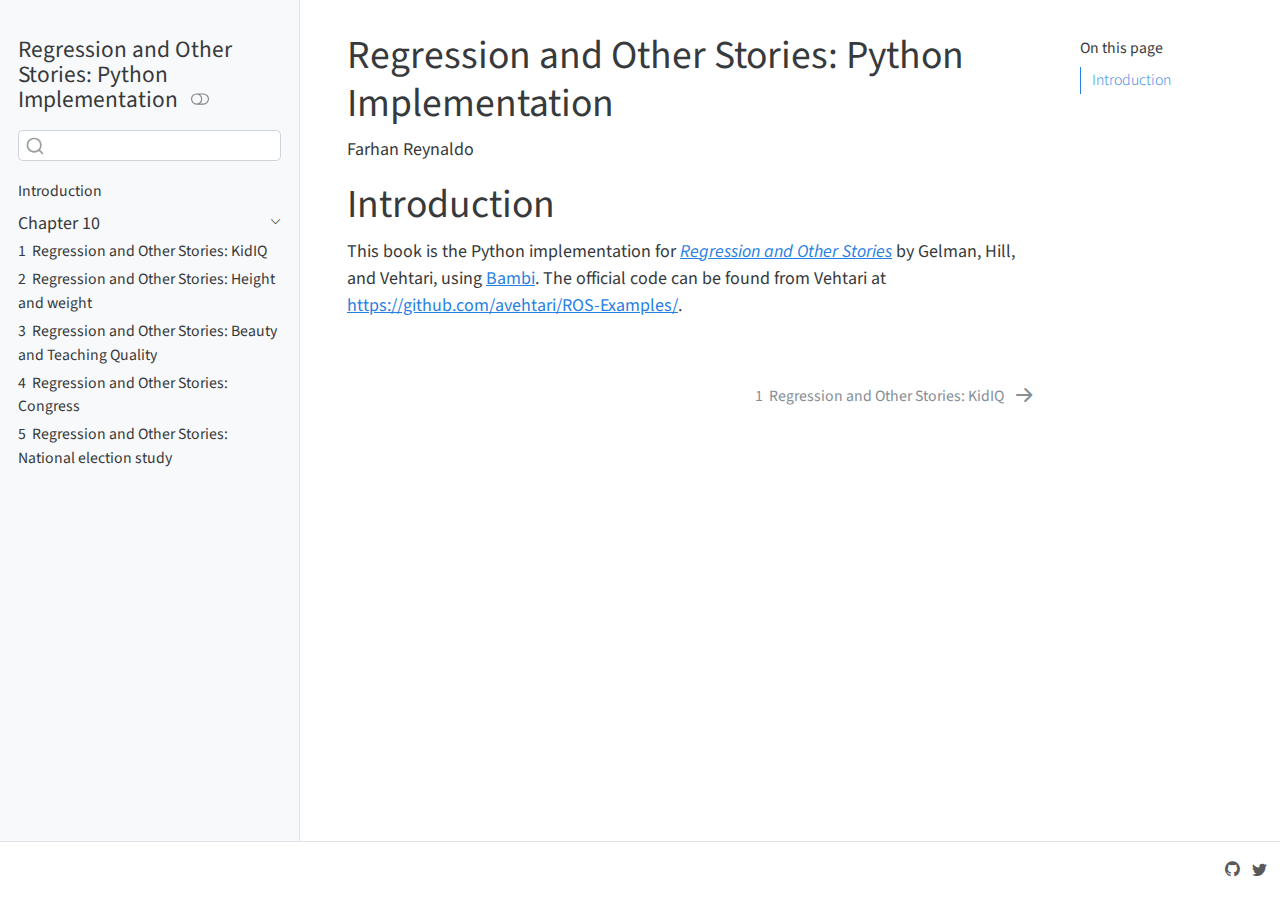
<file: index.html>
<!DOCTYPE html>
<html xmlns="http://www.w3.org/1999/xhtml" lang="" xml:lang=""><head>
  <meta charset="utf-8">
  <meta name="generator" content="quarto-0.2.232">
  <meta name="viewport" content="width=device-width, initial-scale=1.0, user-scalable=yes">
  <meta name="author" content="Farhan Reynaldo">
  <title>Regression and Other Stories: Python Implementation</title>
  <style>
    code{white-space: pre-wrap;}
    span.smallcaps{font-variant: small-caps;}
    span.underline{text-decoration: underline;}
    div.column{display: inline-block; vertical-align: top; width: 50%;}
    div.hanging-indent{margin-left: 1.5em; text-indent: -1.5em;}
    ul.task-list{list-style: none;}
  </style>

  <!--[if lt IE 9]>
    <script src="//cdnjs.cloudflare.com/ajax/libs/html5shiv/3.7.3/html5shiv-printshiv.min.js"></script>
  <![endif]-->
  <script src="site_libs/quarto-nav/quarto-nav.js"></script>
  <script src="site_libs/quarto-nav/headroom.min.js"></script>
  <script src="site_libs/clipboard/clipboard.min.js"></script>
  <meta name="quarto:offset" content="./">
  <script src="site_libs/quarto-search/autocomplete.umd.js"></script>
  <script src="site_libs/quarto-search/fuse.min.js"></script>
  <script src="site_libs/quarto-search/quarto-search.js"></script>
  <link href="./ros/ch10/kidiq.html" rel="next">
  <script src="site_libs/quarto-html/quarto.js"></script>
  <script src="site_libs/quarto-html/popper.min.js"></script>
  <script src="site_libs/quarto-html/tippy.umd.min.js"></script>
  <script src="site_libs/quarto-html/anchor.min.js"></script>
  <link href="site_libs/quarto-html/tippy.css" rel="stylesheet">
  <link class="quarto-color-scheme" href="site_libs/quarto-html/quarto-syntax-highlighting.css" rel="stylesheet">
  <link class="quarto-color-scheme quarto-color-alternate" rel="prefetch" href="site_libs/quarto-html/quarto-syntax-highlighting-dark.css">
  <script src="site_libs/bootstrap/bootstrap.min.js"></script>
  <link href="site_libs/bootstrap/bootstrap-icons.css" rel="stylesheet">
  <link class="quarto-color-scheme" href="site_libs/bootstrap/bootstrap.min.css" rel="stylesheet">
  <link class="quarto-color-scheme quarto-color-alternate" rel="prefetch" href="site_libs/bootstrap/bootstrap-dark.min.css">
  <script id="quarto-search-options" type="application/json">{
    "location": "sidebar",
    "copy-button": false,
    "collapse-after": 2,
    "panel-placement": "start",
    "type": "textbox",
    "limit": 20
  }</script>
</head>
<body>
<div id="quarto-search-results"></div>
<header id="quarto-header" class="headroom fixed-top">
<nav class="quarto-secondary-nav py-2 d-lg-none d-md-block " data-bs-toggle="collapse" data-bs-target="#quarto-sidebar" aria-controls="quarto-sidebar" aria-expanded="false" aria-label="Toggle sidebar navigation" onclick="if (window.quartoToggleHeadroom) { window.quartoToggleHeadroom(); }">
  <div class="container-fluid d-flex justify-content-between">
    <h1 class="quarto-secondary-nav-title mb-0 fs-3 d-inline">Regression and Other Stories: Python Implementation</h1>
    <button type="button" class="quarto-btn-toggle btn d-lg-none py-0 px-1 d-inline-block border-0 ">
      <i class="bi bi-chevron-right"></i>
    </button>
  </div>
</nav>
</header>
 <!-- /navbar/sidebar -->
<div class="container-fluid quarto-container d-flex flex-column page-layout-article">
<div class="row flex-fill" id="quarto-content">
  <div id="quarto-sidebar" class="col col-12 col-lg-3 d-lg-flex px-0 pt-0 sidebar collapse sidebar-navigation">
    <nav class="me-lg-auto docked overflow-auto">
  <div class="px-3 pt-lg-2 mt-2 text-left sidebar-header">
    <div class="sidebar-title mb-0 py-0">
      <a href="./">Regression and Other Stories: Python Implementation</a> 
        <div class="sidebar-tools-main">
  <a href="" class="quarto-color-scheme-toggle sidebar-tool" onclick="window.quartoToggleColorScheme(); return false;" title="Toggle dark mode"><i class="bi"></i></a>
</div>
    </div>
  </div>
    <div class="px-3 mt-2 flex-shrink-0 align-items-center">
      <div class="sidebar-search">
      <div id="quarto-search" class="mb-0 " title="Search">
</div>
      </div>
    </div>
  <div class="sidebar-menu-container"> 
  <ul class="list-unstyled mt-1 px-3">
      <li class="sidebar-item">
  <a href="./index.html" class="active">Introduction</a>
</li>
      <ul class="list-unstyled sidebar-section depth1">
    <li class="">
        <div class="me-auto">
            <a class="sidebar-section-item d-inline-flex text-start w-100 " data-bs-toggle="collapse" data-bs-target="#chapter10-collapse" aria-expanded="true">
              <div class="me-auto sidebar-section-item">Chapter 10</div>
            <div><i class="bi bi-chevron-right ms-2"></i></div>
            </a>
        </div>
      <div class="collapse  show" id="chapter10-collapse">
        <ul class="list-unstyled sidebar-item-contents">
          <li class="sidebar-item">
  <a href="./ros/ch10/kidiq.html" class=""><span class="chapter-number">1</span>&nbsp; <span class="chapter-title">Regression and Other Stories: KidIQ</span></a>
</li>
          <li class="sidebar-item">
  <a href="./ros/ch10/height_and_weight.html" class=""><span class="chapter-number">2</span>&nbsp; <span class="chapter-title">Regression and Other Stories: Height and weight</span></a>
</li>
          <li class="sidebar-item">
  <a href="./ros/ch10/beauty.html" class=""><span class="chapter-number">3</span>&nbsp; <span class="chapter-title">Regression and Other Stories: Beauty and Teaching Quality</span></a>
</li>
          <li class="sidebar-item">
  <a href="./ros/ch10/congress.html" class=""><span class="chapter-number">4</span>&nbsp; <span class="chapter-title">Regression and Other Stories: Congress</span></a>
</li>
          <li class="sidebar-item">
  <a href="./ros/ch10/nes_linear.html" class=""><span class="chapter-number">5</span>&nbsp; <span class="chapter-title">Regression and Other Stories: National election study</span></a>
</li>
        </ul>
      </div>
    </li>
  </ul>
  </ul>
  </div>
</nav>
  </div>
  <div id="quarto-toc-sidebar" class=" pt-0 col col-md-3 col-lg-2 d-none d-md-block sidebar sidebar-toc order-last"><nav id="TOC" role="doc-toc">
<h2 id="toc-title">On this page</h2>
<ul>
<li><a href="#introduction" class="nav-link active" data-scroll-target="#introduction">Introduction</a></li>
</ul>
</nav></div>
  <div class="col mx-auto col-sm-12 col-md-9 col-lg-7 col-xl-7 px-lg-4 pe-xxl-4 ps-xxl-0">
<main>
<header id="title-block-header">
<h1 class="title d-none d-lg-block display-7">Regression and Other Stories: Python Implementation</h1>
<p class="author">Farhan Reynaldo</p>
</header>

<section id="introduction" class="level1 unnumbered">
<h1 class="unnumbered">Introduction</h1>
<p>This book is the Python implementation for <a href="https://www.cambridge.org/core/books/regression-and-other-stories/DD20DD6C9057118581076E54E40C372C"><em>Regression and Other Stories</em></a> by Gelman, Hill, and Vehtari, using <a href="https://bambinos.github.io/bambi">Bambi</a>. The official code can be found from Vehtari at <a href="https://github.com/avehtari/ROS-Examples/">https://github.com/avehtari/ROS-Examples/</a>.</p>


</section>
<script type="application/javascript">
window.document.addEventListener("DOMContentLoaded", function (event) {
  const disableStylesheet = (stylesheets) => {
    for (let i=0; i < stylesheets.length; i++) {
      const stylesheet = stylesheets[i];
      stylesheet.rel = 'prefetch';
    }
  }
  const enableStylesheet = (stylesheets) => {
    for (let i=0; i < stylesheets.length; i++) {
      const stylesheet = stylesheets[i];
      stylesheet.rel = 'stylesheet';
    }
  }
  const manageTransitions = (selector, allowTransitions) => {
    const els = window.document.querySelectorAll(selector);
    for (let i=0; i < els.length; i++) {
      const el = els[i];
      if (allowTransitions) {
        el.classList.remove('notransition');
      } else {
        el.classList.add('notransition');
      }
    }
  }
  const toggleColorMode = (alternate) => {
    // Switch the stylesheets
    const alternateStylesheets = window.document.querySelectorAll('link.quarto-color-scheme.quarto-color-alternate');
    manageTransitions('div.sidebar-toc .nav-link', false);
    if (alternate) {
      enableStylesheet(alternateStylesheets);
    } else {
      disableStylesheet(alternateStylesheets);
    }
    manageTransitions('.quarto-toc-sidebar .nav-link', true);
    // Switch the toggles
    const toggles = window.document.querySelectorAll('.quarto-color-scheme-toggle');
    for (let i=0; i < toggles.length; i++) {
      const toggle = toggles[i];
      if (toggle) {
        if (alternate) {
          toggle.classList.add("alternate");     
        } else {
          toggle.classList.remove("alternate");
        }
      }
    }
  }
  const isFileUrl = () => { 
    return window.location.protocol === 'file:';
  }
  const hasAlternateSentinel = () => {  
    let styleSentinel = getColorSchemeSentinel();
    if (styleSentinel !== null) {
      return styleSentinel === "alternate";
    } else {
      return false;
    }
  }
  const setStyleSentinel = (alternate) => {
    const value = alternate ? "alternate" : "default";
    if (!isFileUrl()) {
      window.localStorage.setItem("quarto-color-scheme", value);
    } else {
      localAlternateSentinel = value;
    }
  }
  const getColorSchemeSentinel = () => {
    if (!isFileUrl()) {
      return window.localStorage.getItem("quarto-color-scheme");
    } else {
      return localAlternateSentinel;
    }
  }
  let localAlternateSentinel = null;
  // Dark / light mode switch
  window.quartoToggleColorScheme = () => {
    // Read the current dark / light value 
    let toAlternate = !hasAlternateSentinel();
    toggleColorMode(toAlternate);
    setStyleSentinel(toAlternate);
  };
  // Ensure there is a toggle, if there isn't float one in the top right
  if (window.document.querySelector('.quarto-color-scheme-toggle') === null) {
    const a = window.document.createElement('a');
    a.id = "quarto-color-scheme-toggle";
    a.classList.add('top-right');
    a.href = "";
    a.onclick = function() { try { window.quartoToggleColorScheme(); } catch {} return false; };
    const i = window.document.createElement("i");
    i.classList.add('bi');
    a.appendChild(i);
    window.document.body.appendChild(a);
  }
  // Switch to dark mode if need be
  if (hasAlternateSentinel()) {
    toggleColorMode(true);
  } 
  const icon = "";
  const anchorJS = new window.AnchorJS();
  anchorJS.options = {
    placement: 'right',
    icon: icon
  };
  anchorJS.add('.anchored');
  const clipboard = new window.ClipboardJS('.code-copy-button', {
    target: function(trigger) {
      return trigger.previousElementSibling;
    }
  });
  clipboard.on('success', function(e) {
    // button target
    const button = e.trigger;
    // don't keep focus
    button.blur();
    // flash "checked"
    button.classList.add('code-copy-button-checked');
    setTimeout(function() {
      button.classList.remove('code-copy-button-checked');
    }, 1000);
    // clear code selection
    e.clearSelection();
  });
  function tippyHover(el, contentFn) {
    window.tippy(el, {
      allowHTML: true,
      content: contentFn,
      maxWidth: 500,
      delay: 100,
      arrow: false,
      interactive: true,
      interactiveBorder: 10,
      theme: 'quarto',
      placement: 'bottom-start'
    }); 
  }
  const noterefs = window.document.querySelectorAll('a[role="doc-noteref"]');
  for (var i=0; i<noterefs.length; i++) {
    const ref = noterefs[i];
    tippyHover(ref, function() {
      let href = ref.getAttribute('href');
      try { href = new URL(href).hash; } catch {}
      const id = href.replace(/^#\/?/, "");
      const note = window.document.getElementById(id);
      return note.innerHTML;
    });
  }
  var bibliorefs = window.document.querySelectorAll('a[role="doc-biblioref"]');
  for (var i=0; i<bibliorefs.length; i++) {
    const ref = bibliorefs[i];
    const cites = ref.parentNode.getAttribute('data-cites').split(' ');
    tippyHover(ref, function() {
      var popup = window.document.createElement('div');
      cites.forEach(function(cite) {
        var citeDiv = window.document.createElement('div');
        citeDiv.classList.add('hanging-indent');
        citeDiv.classList.add('csl-entry');
        var biblioDiv = window.document.getElementById('ref-' + cite);
        if (biblioDiv) {
          citeDiv.innerHTML = biblioDiv.innerHTML;
        }
        popup.appendChild(citeDiv);
      });
      return popup.innerHTML;
    });
  }
});
</script>
</main>
<div class="page-navigation page-navigation-docked">
  <div class="nav-page nav-page-previous">
  </div>
  <div class="nav-page nav-page-next">
      <a href="./ros/ch10/kidiq.html">
        <span class="nav-page-text"><span class="chapter-number">1</span>&nbsp; <span class="chapter-title">Regression and Other Stories: KidIQ</span></span> <i class="bi bi-arrow-right-short"></i>
      </a>
  </div>
</div>
</div> <!-- /main column -->
</div> <!-- /row -->
<div class="row">
  <div class="nav-footer">
    <div class="nav-footer-right ms-auto">
      <ul class="footer-items list-unstyled">
    <li class="nav-item compact">
    <a class="nav-link" href="https://github.com/farhanreynaldo">
      <i class="bi-github" role="img">
</i> 
    </a>
  </li>  
    <li class="nav-item compact">
    <a class="nav-link" href="https://twitter.com/xynx">
      <i class="bi-twitter" role="img">
</i> 
    </a>
  </li>  
</ul>
    </div>
  </div>
</div>
</div> <!-- /container fluid -->


</body></html>
</file>
<file: site_libs/quarto-html/tippy.css>
.tippy-box[data-animation=fade][data-state=hidden]{opacity:0}[data-tippy-root]{max-width:calc(100vw - 10px)}.tippy-box{position:relative;background-color:#333;color:#fff;border-radius:4px;font-size:14px;line-height:1.4;outline:0;transition-property:transform,visibility,opacity}.tippy-box[data-placement^=top]>.tippy-arrow{bottom:0}.tippy-box[data-placement^=top]>.tippy-arrow:before{bottom:-7px;left:0;border-width:8px 8px 0;border-top-color:initial;transform-origin:center top}.tippy-box[data-placement^=bottom]>.tippy-arrow{top:0}.tippy-box[data-placement^=bottom]>.tippy-arrow:before{top:-7px;left:0;border-width:0 8px 8px;border-bottom-color:initial;transform-origin:center bottom}.tippy-box[data-placement^=left]>.tippy-arrow{right:0}.tippy-box[data-placement^=left]>.tippy-arrow:before{border-width:8px 0 8px 8px;border-left-color:initial;right:-7px;transform-origin:center left}.tippy-box[data-placement^=right]>.tippy-arrow{left:0}.tippy-box[data-placement^=right]>.tippy-arrow:before{left:-7px;border-width:8px 8px 8px 0;border-right-color:initial;transform-origin:center right}.tippy-box[data-inertia][data-state=visible]{transition-timing-function:cubic-bezier(.54,1.5,.38,1.11)}.tippy-arrow{width:16px;height:16px;color:#333}.tippy-arrow:before{content:"";position:absolute;border-color:transparent;border-style:solid}.tippy-content{position:relative;padding:5px 9px;z-index:1}
</file>
<file: site_libs/quarto-html/quarto-syntax-highlighting.css>
/* quarto syntax highlight colors */
:root {
  --quarto-hl-ot-color: #007BA5;
  --quarto-hl-at-color: inherit;
  --quarto-hl-ss-color: #20794D;
  --quarto-hl-an-color: #5E5E5E;
  --quarto-hl-fu-color: #4758AB;
  --quarto-hl-st-color: #20794D;
  --quarto-hl-cf-color: #007BA5;
  --quarto-hl-op-color: #5E5E5E;
  --quarto-hl-er-color: #AD0000;
  --quarto-hl-bn-color: #AD0000;
  --quarto-hl-al-color: #AD0000;
  --quarto-hl-va-color: #111111;
  --quarto-hl-bu-color: inherit;
  --quarto-hl-ex-color: inherit;
  --quarto-hl-pp-color: #AD0000;
  --quarto-hl-in-color: #5E5E5E;
  --quarto-hl-vs-color: #20794D;
  --quarto-hl-wa-color: #5E5E5E;
  --quarto-hl-do-color: #5E5E5E;
  --quarto-hl-im-color: inherit;
  --quarto-hl-ch-color: #20794D;
  --quarto-hl-dt-color: #AD0000;
  --quarto-hl-fl-color: #AD0000;
  --quarto-hl-co-color: #5E5E5E;
  --quarto-hl-cv-color: #5E5E5E;
  --quarto-hl-cn-color: #8f5902;
  --quarto-hl-sc-color: #5E5E5E;
  --quarto-hl-dv-color: #AD0000;
  --quarto-hl-kw-color: #007BA5;
}

/* other quarto variables */
:root {
  --quarto-font-monospace: SFMono-Regular, Menlo, Monaco, Consolas, "Liberation Mono", "Courier New", monospace;
}

:root {
  --quarto-font-monospace: SFMono-Regular, Menlo, Monaco, Consolas, "Liberation Mono", "Courier New", monospace;
}

code span {
  color: #007BA5;
}

div.sourceCode {
  color: #007BA5;
}

code span.ot {
  color: #007BA5;
}

code span.ss {
  color: #20794D;
}

code span.an {
  color: #5E5E5E;
}

code span.fu {
  color: #4758AB;
}

code span.st {
  color: #20794D;
}

code span.cf {
  color: #007BA5;
}

code span.op {
  color: #5E5E5E;
}

code span.er {
  color: #AD0000;
}

code span.bn {
  color: #AD0000;
}

code span.al {
  color: #AD0000;
}

code span.va {
  color: #111111;
}

code span.pp {
  color: #AD0000;
}

code span.in {
  color: #5E5E5E;
}

code span.vs {
  color: #20794D;
}

code span.wa {
  color: #5E5E5E;
  font-style: italic;
}

code span.do {
  color: #5E5E5E;
  font-style: italic;
}

code span.ch {
  color: #20794D;
}

code span.dt {
  color: #AD0000;
}

code span.fl {
  color: #AD0000;
}

code span.co {
  color: #5E5E5E;
}

code span.cv {
  color: #5E5E5E;
  font-style: italic;
}

code span.cn {
  color: #8f5902;
}

code span.sc {
  color: #5E5E5E;
}

code span.dv {
  color: #AD0000;
}

code span.kw {
  color: #007BA5;
}
</file>
<file: site_libs/quarto-html/quarto-syntax-highlighting-dark.css>
/* quarto syntax highlight colors */
:root {
  --quarto-hl-al-color: #f07178;
  --quarto-hl-an-color: #d4d0ab;
  --quarto-hl-at-color: #00e0e0;
  --quarto-hl-bn-color: #d4d0ab;
  --quarto-hl-bu-color: #abe338;
  --quarto-hl-ch-color: #abe338;
  --quarto-hl-co-color: #f8f8f2;
  --quarto-hl-cv-color: #ffd700;
  --quarto-hl-cn-color: #ffd700;
  --quarto-hl-cf-color: #ffa07a;
  --quarto-hl-dt-color: #ffa07a;
  --quarto-hl-dv-color: #d4d0ab;
  --quarto-hl-do-color: #f8f8f2;
  --quarto-hl-er-color: #f07178;
  --quarto-hl-ex-color: #00e0e0;
  --quarto-hl-fl-color: #d4d0ab;
  --quarto-hl-fu-color: #ffa07a;
  --quarto-hl-im-color: #abe338;
  --quarto-hl-in-color: #d4d0ab;
  --quarto-hl-kw-color: #ffa07a;
  --quarto-hl-op-color: #ffa07a;
  --quarto-hl-pp-color: #dcc6e0;
  --quarto-hl-re-color: #00e0e0;
  --quarto-hl-sc-color: #abe338;
  --quarto-hl-ss-color: #abe338;
  --quarto-hl-st-color: #abe338;
  --quarto-hl-va-color: #00e0e0;
  --quarto-hl-vs-color: #abe338;
  --quarto-hl-wa-color: #dcc6e0;
}

/* other quarto variables */
:root {
  --quarto-font-monospace: SFMono-Regular, Menlo, Monaco, Consolas, "Liberation Mono", "Courier New", monospace;
}

:root {
  --quarto-font-monospace: SFMono-Regular, Menlo, Monaco, Consolas, "Liberation Mono", "Courier New", monospace;
}

code span.al {
  font-weight: bold;
  color: #f07178;
}

code span.an {
  color: #d4d0ab;
}

code span.at {
  color: #00e0e0;
}

code span.bn {
  color: #d4d0ab;
}

code span.bu {
  color: #abe338;
}

code span.ch {
  color: #abe338;
}

code span.co {
  font-style: italic;
  color: #f8f8f2;
}

code span.cv {
  color: #ffd700;
}

code span.cn {
  color: #ffd700;
}

code span.cf {
  font-weight: bold;
  color: #ffa07a;
}

code span.dt {
  color: #ffa07a;
}

code span.dv {
  color: #d4d0ab;
}

code span.do {
  color: #f8f8f2;
}

code span.er {
  color: #f07178;
  text-decoration: underline;
}

code span.ex {
  font-weight: bold;
  color: #00e0e0;
}

code span.fl {
  color: #d4d0ab;
}

code span.fu {
  color: #ffa07a;
}

code span.im {
  color: #abe338;
}

code span.in {
  color: #d4d0ab;
}

code span.kw {
  font-weight: bold;
  color: #ffa07a;
}

code span {
  color: #f8f8f2;
}

div.sourceCode {
  color: #f8f8f2;
}

code span.op {
  color: #ffa07a;
}

code span.pp {
  color: #dcc6e0;
}

code span.re {
  color: #00e0e0;
}

code span.sc {
  color: #abe338;
}

code span.ss {
  color: #abe338;
}

code span.st {
  color: #abe338;
}

code span.va {
  color: #00e0e0;
}

code span.vs {
  color: #abe338;
}

code span.wa {
  color: #dcc6e0;
}
</file>
